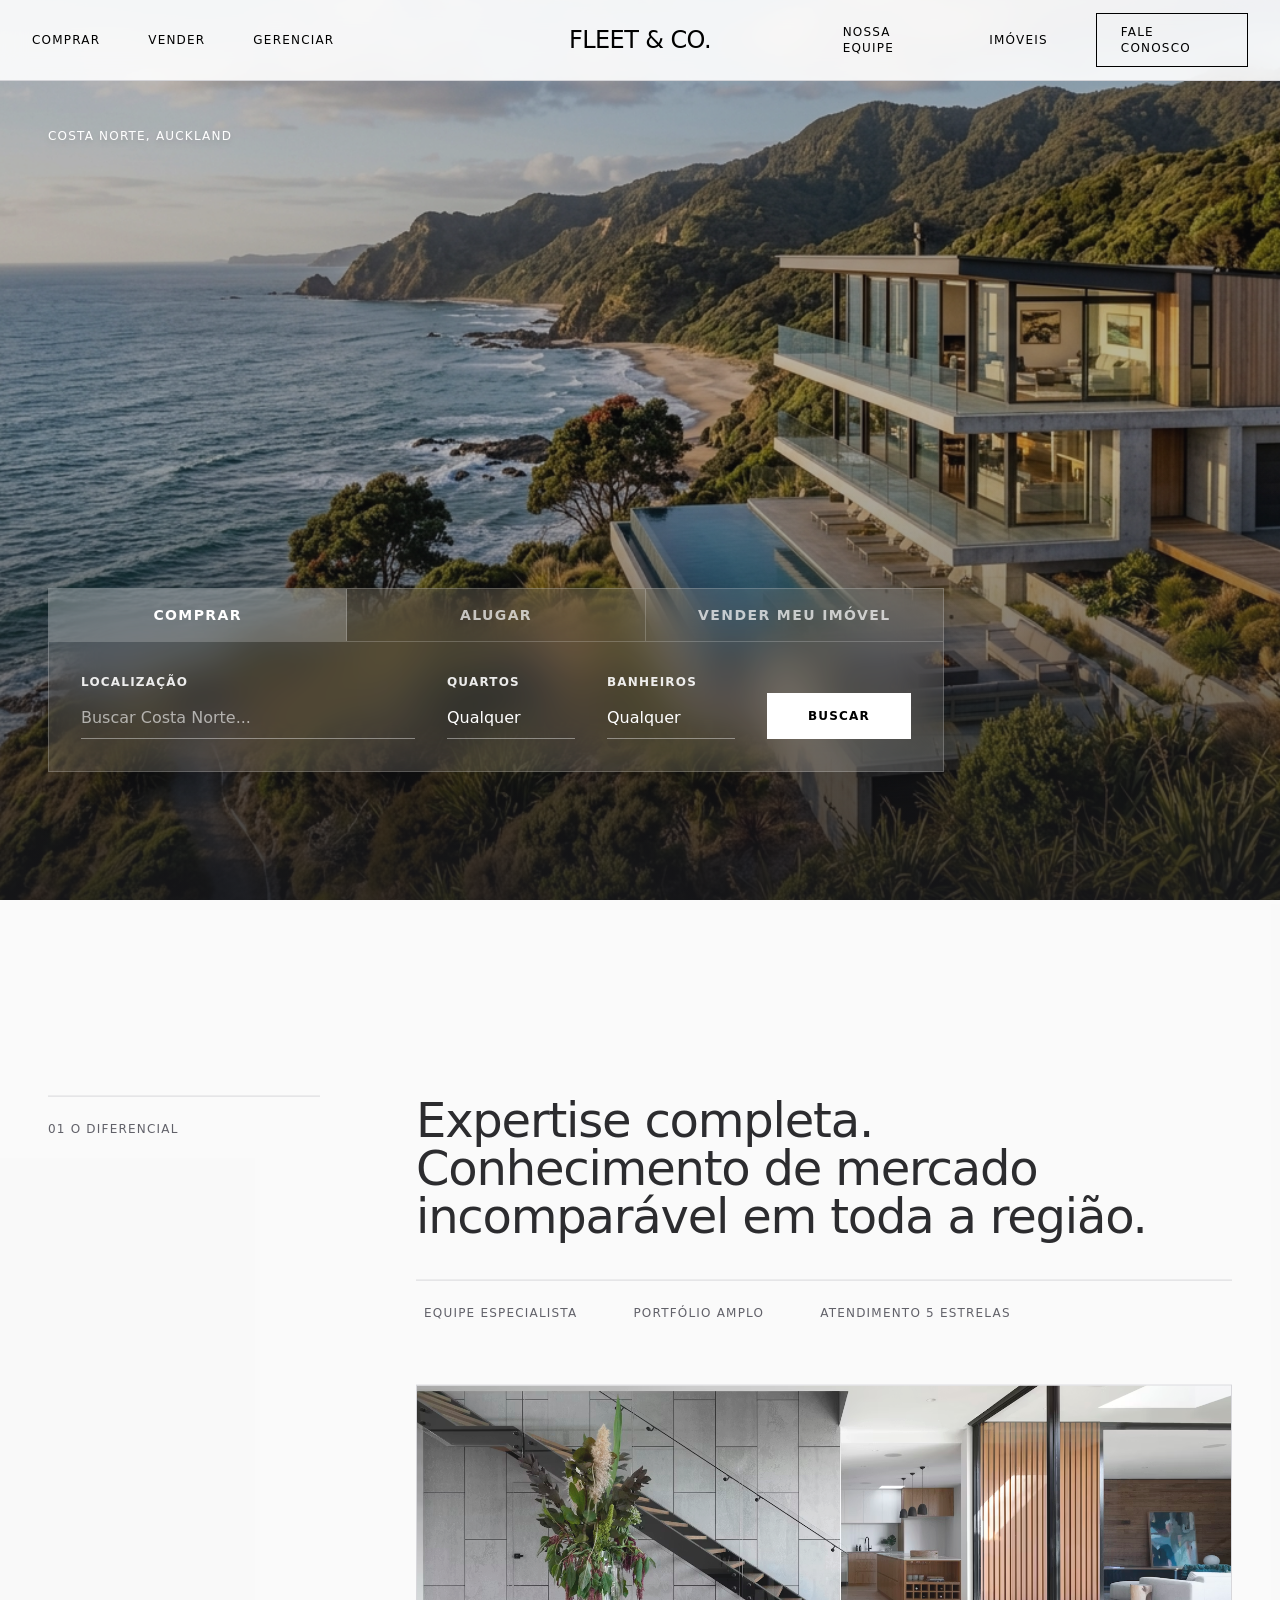
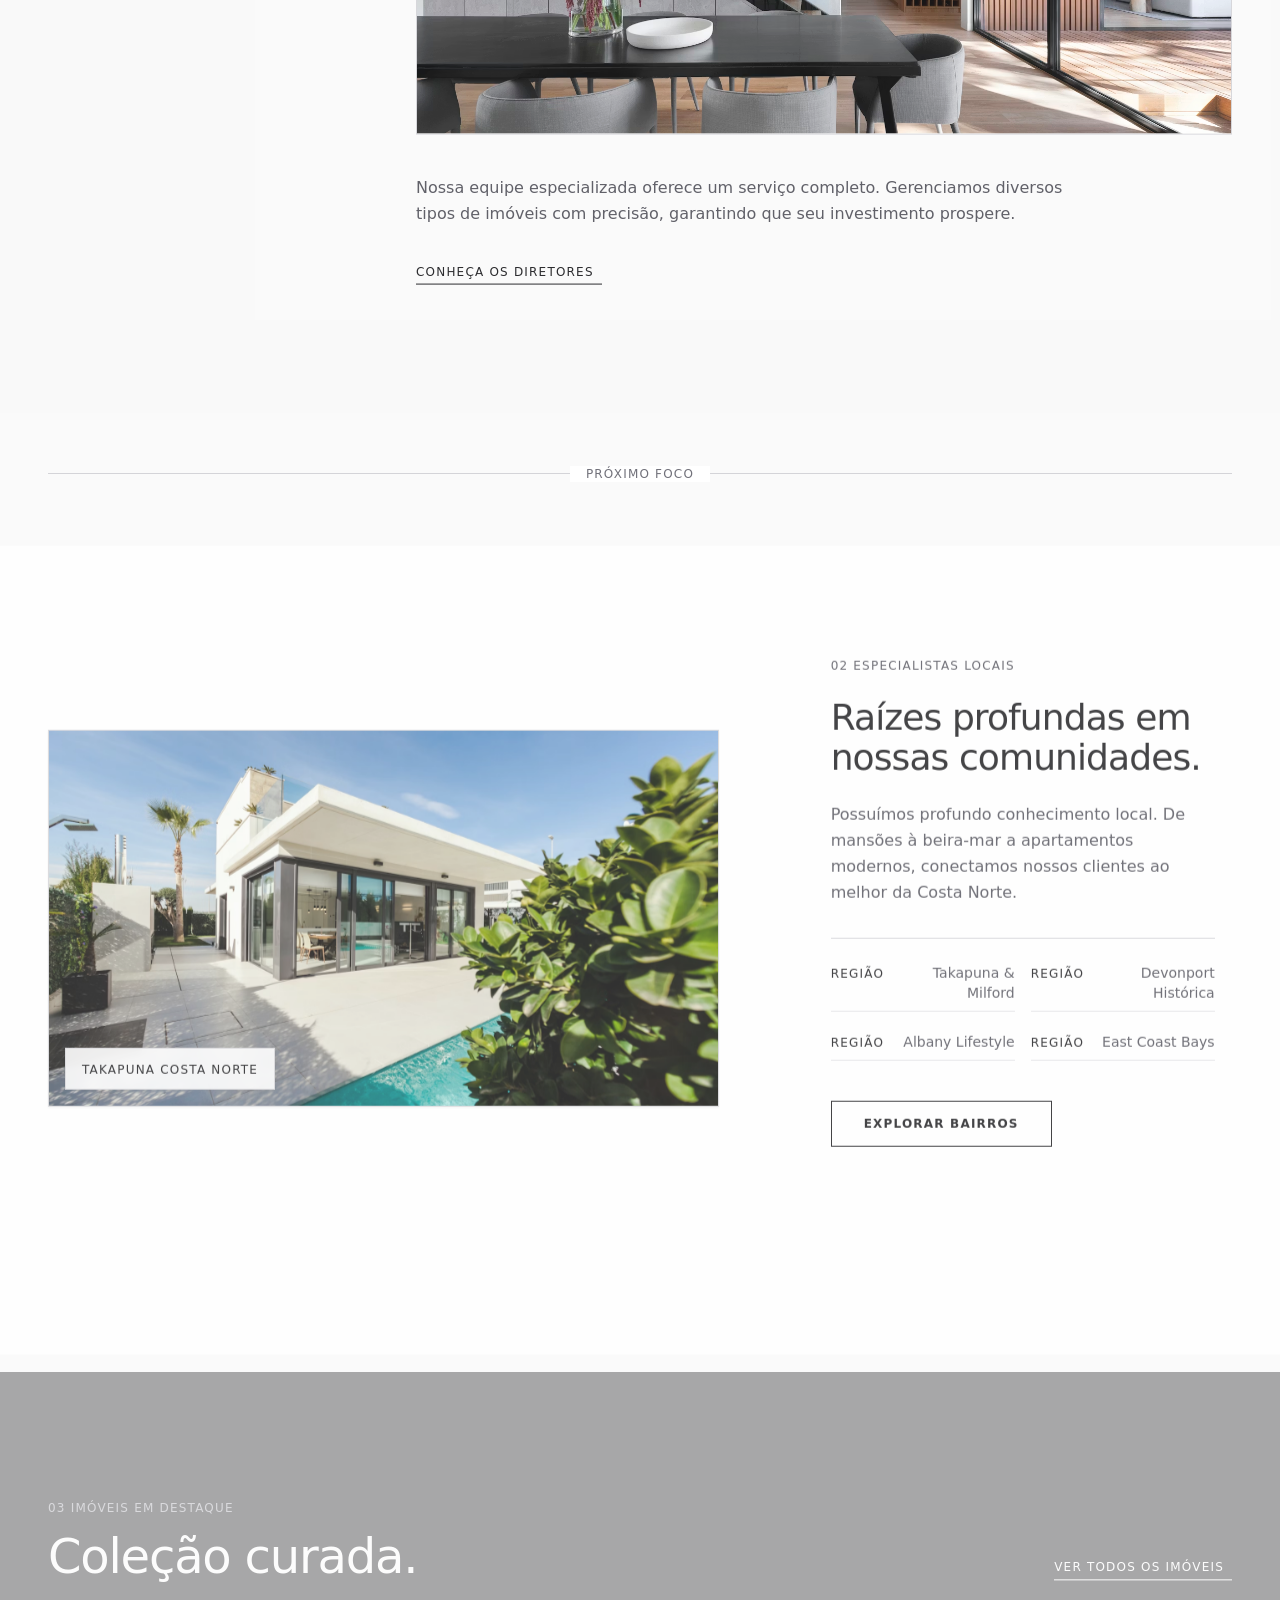
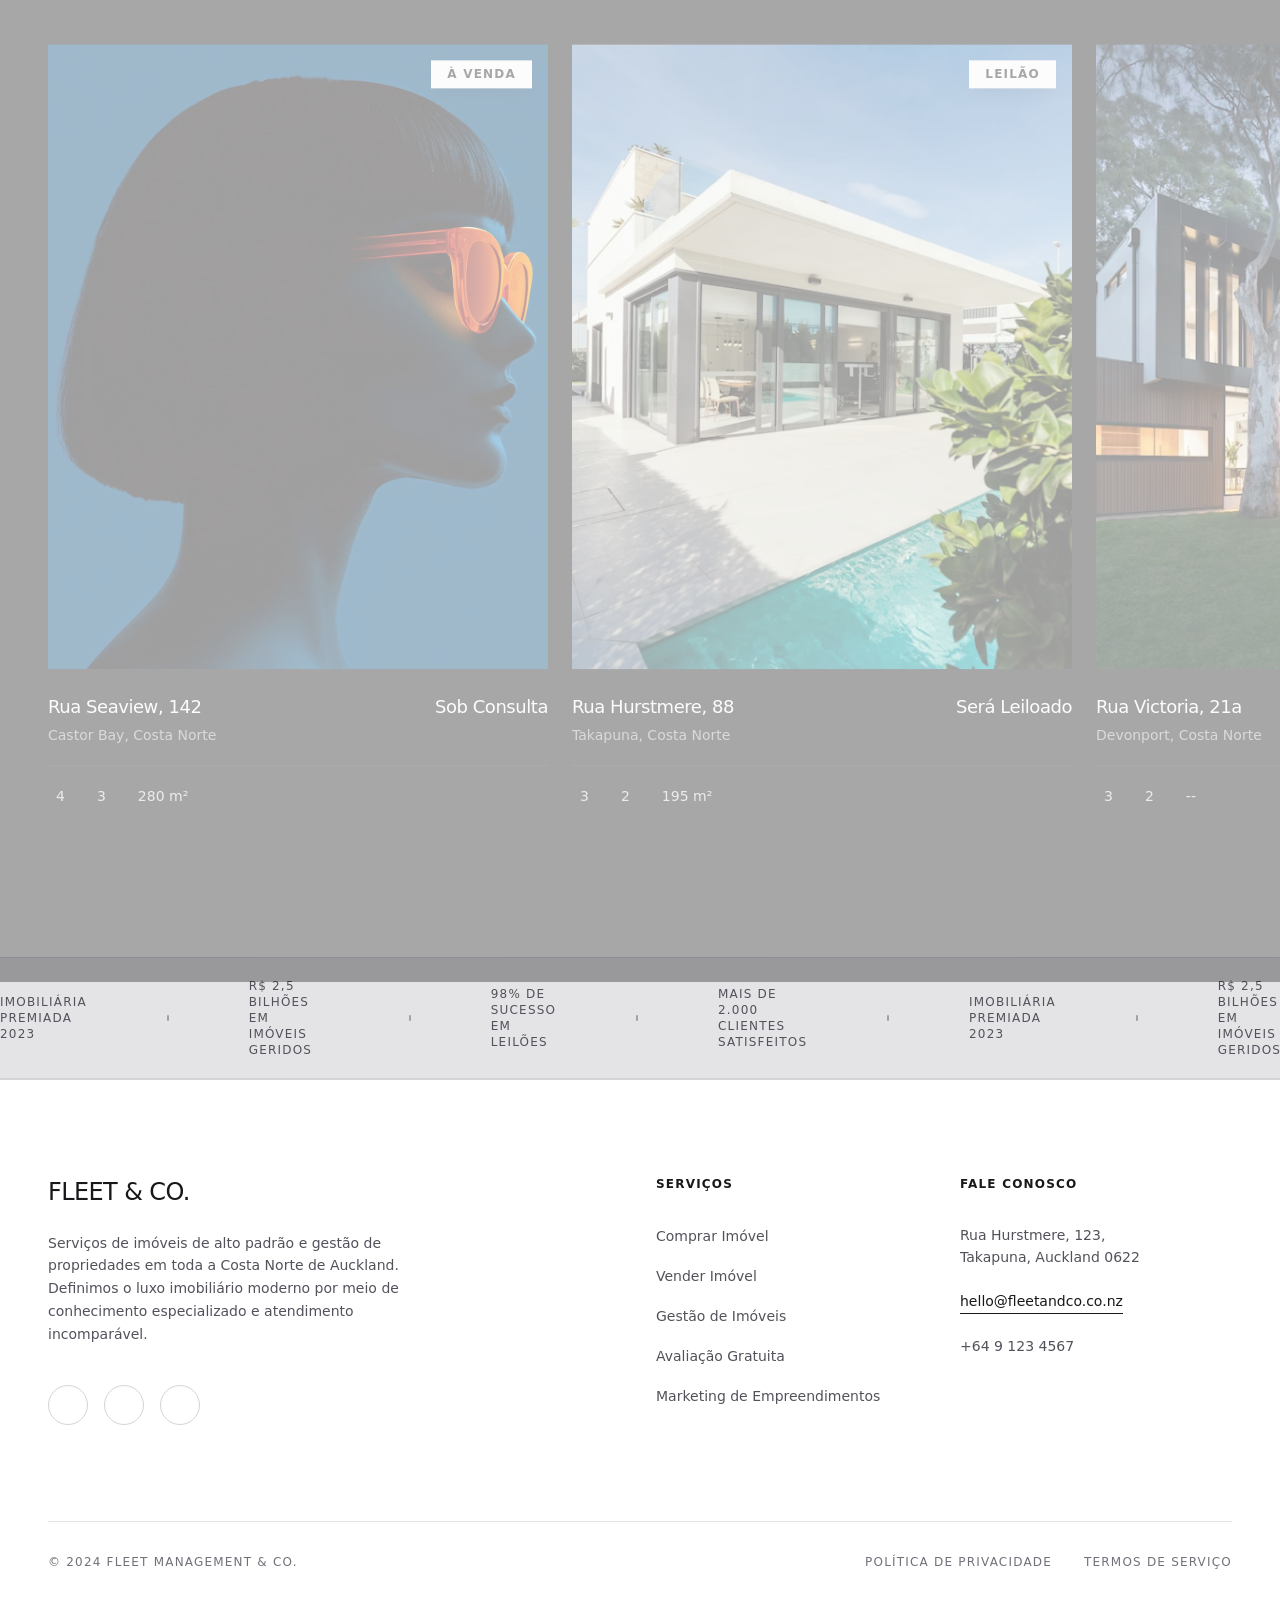
<file: assets/templates/luxury-real-estate-22.aura.build/luxury-real-estate-22.aura.build/design-system.html>
<!DOCTYPE html>
<html class="scroll-smooth" lang="pt-BR" style="scroll-behavior: smooth;">
<head>
<meta charset="utf-8"/>
<meta content="width=device-width, initial-scale=1.0" name="viewport"/>
<title>Fleet Management & Co | Imóveis de Alto Padrão</title>

<!-- fonts -->
<link href="https://fonts.googleapis.com" rel="preconnect"/>
<link href="https://fonts.gstatic.com" rel="preconnect"/>
<link href="assets/71de0c11c987f278_css2.css" rel="stylesheet"/>

<!-- css -->
<!-- marquee infinite scroll keyframes + scrollbar hiding for the horizontal listings rail -->
<link rel="stylesheet" href="assets/css/animations.css"/>

<!-- head-only js -->
<!-- Iconify Icon web component, used for every icon (solar:* and ri:* sets) — must load in head so <iconify-icon> upgrades before render -->
<script src="assets/851bed7af266f96a_iconify-icon.min.js"></script>
<!-- Tailwind CSS runtime, generates utility classes used throughout the page -->
<script src="assets/176e894661aa9cdc_3.4.17"></script>
<!-- GSAP core, drives hero entrance and section scroll-reveal animations -->
<script src="assets/efc85c7eb1418197_gsap.min.js"></script>
<!-- GSAP ScrollTrigger plugin, used to fade-in sections as they enter the viewport -->
<script src="assets/65f6c13748b0c8d8_ScrollTrigger.min.js"></script>
</head>
<body class="font-sans font-light text-zinc-900 bg-zinc-50 selection:bg-zinc-900 selection:text-white">

<!-- navigation -->
<nav class="fixed top-0 left-0 right-0 z-50 transition-all duration-500 ease-out backdrop-blur-md border-b border-zinc-300 bg-white/90" id="navbar">
<div class="w-full max-w-7xl mx-auto px-6 md:px-8 h-auto md:h-20 flex flex-col md:flex-row items-center justify-between py-4 md:py-0 gap-4 md:gap-0">
<div class="flex md:justify-start md:gap-8 lg:gap-12 md:w-1/3 order-2 md:order-1 flex-wrap w-full gap-x-6 gap-y-6 items-center justify-center">
<a class="text-xs uppercase tracking-widest font-medium text-black hover:text-zinc-500 transition-colors duration-300" href="#">Comprar</a>
<a class="text-xs uppercase tracking-widest font-medium text-black hover:text-zinc-500 transition-colors duration-300" href="#">Vender</a>
<a class="text-xs uppercase tracking-widest font-medium text-black hover:text-zinc-500 transition-colors duration-300" href="#">Gerenciar</a>
</div>
<div class="flex justify-center w-full md:w-1/3 order-1 md:order-2">
<a class="font-sans text-xl md:text-2xl font-medium tracking-tight text-black" href="#">FLEET &amp; CO.</a>
</div>
<div class="flex items-center justify-center md:justify-end gap-6 md:gap-8 lg:gap-12 w-full md:w-1/3 order-3 md:order-3">
<a class="text-xs uppercase tracking-widest font-medium text-black hover:text-zinc-500 transition-colors duration-300" href="#">Nossa Equipe</a>
<a class="text-xs uppercase tracking-widest font-medium text-black hover:text-zinc-500 transition-colors duration-300" href="#">Imóveis</a>
<a class="bg-transparent border border-black px-6 py-2.5 text-xs uppercase tracking-widest font-medium text-black hover:bg-black hover:text-white transition-all duration-300" href="#">Fale Conosco</a>
</div>
</div>
</nav>

<!-- hero -->
<header class="min-h-[750px] flex flex-col md:pb-32 md:px-12 overflow-hidden bg-zinc-900 w-full h-screen pr-6 pb-24 pl-6 relative justify-end">
<div class="absolute inset-0 z-0 overflow-hidden">
<img alt="Imóvel de Luxo" class="w-full h-full object-cover hero-bg-img" src="assets/41fc40c93c508103_c9070952-37a3-41e4-bed6-847746.png" style="transform: scale(1.05);"/>
<div class="absolute inset-0 bg-zinc-900/30"></div>
<div class="absolute inset-0 bg-gradient-to-t from-zinc-900/80 via-transparent to-transparent"></div>
</div>
<div class="absolute top-32 left-6 md:left-12 z-10 w-full max-w-[1400px] mx-auto">
<span class="block uppercase text-xs font-medium text-white tracking-widest drop-shadow-md">Costa Norte, Auckland</span>
</div>
<div class="z-10 w-full max-w-[1400px] mr-auto ml-auto relative">
<div class="max-w-4xl">
<div class="w-full max-w-5xl bg-white/10 backdrop-blur-xl border border-white/20 hero-search-bar opacity-0 shadow-2xl overflow-hidden">
<div class="flex border-b border-white/20">
<button class="flex-1 md:text-sm uppercase transition-colors text-xs font-semibold text-white tracking-widest bg-white/20 border-r border-white/20 pt-4 pb-4" id="tab-buy" onclick="switchSearchTab('buy')">Comprar</button>
<button class="flex-1 py-4 text-xs md:text-sm uppercase tracking-widest font-semibold bg-transparent text-white/70 hover:bg-white/10 border-r border-white/20 transition-colors" id="tab-rent" onclick="switchSearchTab('rent')">Alugar</button>
<button class="flex-1 md:text-sm uppercase hover:bg-white/10 transition-colors text-xs font-semibold text-white/70 tracking-widest bg-transparent pt-4 pb-4" id="tab-sell" onclick="switchSearchTab('sell')">
<span class="hidden sm:inline">Vender Meu Imóvel</span>
<span class="sm:hidden">Vender</span>
</button>
</div>
<div class="md:p-8 pt-6 pr-6 pb-6 pl-6">
<div class="flex flex-col md:flex-row gap-6 md:gap-8 items-end" id="form-buy-rent">
<div class="flex-1 w-full">
<label class="block text-xs uppercase tracking-widest text-white/90 font-semibold mb-2">Localização</label>
<input class="w-full bg-transparent border-b border-white/40 py-2 text-white placeholder:text-white/60 font-medium focus:outline-none focus:border-white transition-colors" placeholder="Buscar Costa Norte..." type="text"/>
</div>
<div class="w-full md:w-32 relative">
<label class="block text-xs uppercase tracking-widest text-white/90 font-semibold mb-2">Quartos</label>
<div class="relative">
<select class="w-full bg-transparent border-b border-white/40 py-2 text-white font-medium focus:outline-none appearance-none cursor-pointer pr-8 [&amp;>option]:text-black">
<option value="">Qualquer</option>
<option value="1">1+</option>
<option value="2">2+</option>
<option value="3">3+</option>
<option value="4">4+</option>
</select>
<iconify-icon class="absolute right-0 top-1/2 -translate-y-1/2 text-white pointer-events-none" icon="solar:alt-arrow-down-linear"></iconify-icon>
</div>
</div>
<div class="w-full md:w-32 relative">
<label class="block text-xs uppercase tracking-widest text-white/90 font-semibold mb-2">Banheiros</label>
<div class="relative">
<select class="w-full bg-transparent border-b border-white/40 py-2 text-white font-medium focus:outline-none appearance-none cursor-pointer pr-8 [&amp;>option]:text-black">
<option value="">Qualquer</option>
<option value="1">1+</option>
<option value="2">2+</option>
<option value="3">3+</option>
</select>
<iconify-icon class="absolute right-0 top-1/2 -translate-y-1/2 text-white pointer-events-none" icon="solar:alt-arrow-down-linear"></iconify-icon>
</div>
</div>
<div class="w-full md:w-auto mt-4 md:mt-0">
<button class="w-full bg-white text-black border border-white px-10 py-3.5 text-xs uppercase tracking-widest font-semibold hover:bg-white/20 hover:text-white hover:border-transparent backdrop-blur-md transition-all duration-300">Buscar</button>
</div>
</div>
<div class="hidden flex-col md:flex-row gap-6 md:gap-8 items-end" id="form-sell">
<div class="flex-1 w-full">
<label class="block text-xs uppercase tracking-widest text-white/90 font-semibold mb-2">Endereço do Imóvel</label>
<input class="w-full bg-transparent border-b border-white/40 py-2 text-white placeholder:text-white/60 font-medium focus:outline-none focus:border-white transition-colors" placeholder="Digite o endereço completo do imóvel..." type="text"/>
</div>
<div class="w-full md:w-auto mt-4 md:mt-0">
<button class="w-full bg-white text-black border border-white px-10 py-3.5 text-xs uppercase tracking-widest font-semibold hover:bg-white/20 hover:text-white hover:border-transparent backdrop-blur-md transition-all duration-300 whitespace-nowrap">Solicitar Avaliação</button>
</div>
</div>
</div>
</div>
</div>
</div>
</header>

<!-- the-fleet-advantage -->
<section class="pt-32 md:pt-48 pb-20 md:pb-32 px-6 md:px-12 max-w-[1400px] mx-auto gsap-section bg-zinc-50">
<div class="flex flex-col md:flex-row gap-12 md:gap-24 items-start">
<div class="w-full md:w-1/4 pt-2 border-t border-zinc-300">
<span class="block text-xs uppercase tracking-widest mt-4 text-zinc-600 font-medium">01 O Diferencial</span>
</div>
<div class="w-full md:w-3/4">
<h2 class="text-3xl md:text-5xl font-sans leading-tight mb-10 font-normal tracking-tight text-zinc-900 max-w-3xl">Expertise completa. Conhecimento de mercado incomparável em toda a região.</h2>
<div class="border-t border-zinc-300 py-6 mb-10 flex flex-col md:flex-row gap-4 md:gap-12 md:items-center">
<span class="text-xs uppercase tracking-widest text-zinc-600 font-medium flex items-center gap-2">
<iconify-icon class="text-zinc-400 text-lg" icon="solar:check-circle-linear"></iconify-icon> Equipe Especialista
</span>
<span class="text-xs uppercase tracking-widest text-zinc-600 font-medium flex items-center gap-2">
<iconify-icon class="text-zinc-400 text-lg" icon="solar:home-linear"></iconify-icon> Portfólio Amplo
</span>
<span class="text-xs uppercase tracking-widest text-zinc-600 font-medium flex items-center gap-2">
<iconify-icon class="text-zinc-400 text-lg" icon="solar:star-linear"></iconify-icon> Atendimento 5 Estrelas
</span>
</div>
<div class="w-full aspect-[21/9] overflow-hidden border border-zinc-300 mb-10 group bg-zinc-100">
<img alt="Equipe trabalhando" class="w-full h-full object-cover transition-transform duration-1000 group-hover:scale-[1.03]" src="assets/b50ddfead51fdd41_photo-1600607687920-4e2a09cf15.avif"/>
</div>
<div class="max-w-2xl">
<p class="text-zinc-600 font-light leading-relaxed mb-8 text-base">Nossa equipe especializada oferece um serviço completo. Gerenciamos diversos tipos de imóveis com precisão, garantindo que seu investimento prospere.</p>
<a class="inline-flex items-center gap-2 text-xs uppercase tracking-widest text-zinc-900 border-b border-zinc-900 pb-1 hover:text-zinc-500 hover:border-zinc-500 transition-colors font-medium" href="#">
Conheça os Diretores <iconify-icon class="text-sm" icon="solar:arrow-right-linear"></iconify-icon>
</a>
</div>
</div>
</div>
</section>

<!-- divider -->
<div class="w-full max-w-[1400px] mx-auto px-6 md:px-12 py-12 md:py-16">
<div class="w-full border-t border-zinc-300 relative flex justify-center">
<span class="absolute top-0 -translate-y-1/2 bg-zinc-50 px-4 text-xs uppercase tracking-widest text-zinc-500 bg-white">Próximo Foco</span>
</div>
</div>

<!-- neighbourhood-highlights -->
<section class="w-full relative pt-20 md:pt-32 pb-32 md:pb-48 px-6 md:px-12 max-w-[1400px] mx-auto gsap-section bg-white">
<div class="grid md:grid-cols-12 gap-12 items-center">
<div class="md:col-span-7">
<div class="aspect-[16/9] w-full overflow-hidden relative border border-zinc-300 group shadow-sm"><img alt="Costa Norte" class="w-full h-full object-cover transform transition duration-700 ease-out group-hover:scale-[1.02]" src="assets/18d854bcc0982cd4_photo-1512917774080-9991f1c4c7.avif"/>
<div class="absolute bottom-4 left-4 z-10 bg-white/90 backdrop-blur-sm border border-zinc-300 px-4 py-2 shadow-sm">
<span class="text-xs uppercase tracking-widest text-zinc-900 font-medium">Takapuna Costa Norte</span>
</div>
</div>
</div>
<div class="md:col-span-5 md:pl-16 md:-translate-y-4 max-w-md">
<span class="block text-xs uppercase tracking-widest mb-6 text-zinc-600 font-medium">02 Especialistas Locais</span>
<h3 class="font-sans text-3xl md:text-4xl mb-6 font-normal leading-tight tracking-tight text-zinc-900">Raízes profundas em nossas comunidades.</h3>
<p class="text-zinc-600 font-light leading-relaxed mb-8">Possuímos profundo conhecimento local. De mansões à beira-mar a apartamentos modernos, conectamos nossos clientes ao melhor da Costa Norte.</p>
<div class="border-t border-zinc-300 pt-6 mt-8 mb-10 grid grid-cols-1 md:grid-cols-2 gap-y-5 gap-x-4">
<div class="flex items-baseline gap-4 justify-between border-b border-zinc-200 pb-2">
<span class="text-xs uppercase tracking-widest text-zinc-900 font-medium shrink-0">Região</span>
<span class="text-sm text-zinc-600 font-light text-right">Takapuna &amp; Milford</span>
</div>
<div class="flex items-baseline gap-4 justify-between border-b border-zinc-200 pb-2">
<span class="text-xs uppercase tracking-widest text-zinc-900 font-medium shrink-0">Região</span>
<span class="text-sm text-zinc-600 font-light text-right">Devonport Histórica</span>
</div>
<div class="flex items-baseline gap-4 justify-between border-b border-zinc-200 pb-2">
<span class="text-xs uppercase tracking-widest text-zinc-900 font-medium shrink-0">Região</span>
<span class="text-sm text-zinc-600 font-light text-right">Albany Lifestyle</span>
</div>
<div class="flex items-baseline gap-4 justify-between border-b border-zinc-200 pb-2">
<span class="text-xs uppercase tracking-widest text-zinc-900 font-medium shrink-0">Região</span>
<span class="text-sm text-zinc-600 font-light text-right">East Coast Bays</span>
</div>
</div>
<div class="flex flex-col items-start gap-4">
<a class="text-xs uppercase tracking-widest border border-zinc-900 px-8 py-3.5 font-semibold text-zinc-900 hover:bg-zinc-900 hover:text-white transition-all duration-300" href="#">Explorar Bairros</a>
</div>
</div>
</div>
</section>

<!-- featured-listings -->
<section class="py-24 md:py-32 bg-zinc-900 text-white overflow-hidden gsap-section">
<div class="px-6 md:px-12 max-w-[1400px] mx-auto mb-16 flex flex-col md:flex-row md:items-end justify-between gap-8">
<div>
<span class="block text-xs uppercase tracking-widest mb-4 text-zinc-400 font-medium">03 Imóveis em Destaque</span>
<h2 class="text-3xl md:text-5xl font-sans font-normal tracking-tight">Coleção curada.</h2>
</div>
<a class="inline-flex items-center gap-2 text-xs uppercase tracking-widest border-b border-white pb-1 hover:text-zinc-400 hover:border-zinc-400 transition-colors font-medium" href="#">
Ver Todos os Imóveis <iconify-icon class="text-sm" icon="solar:arrow-right-linear"></iconify-icon>
</a>
</div>
<div class="flex gap-6 px-6 md:px-12 pb-12 overflow-x-auto hide-scrollbar snap-x snap-mandatory">
<div class="min-w-[85vw] md:min-w-[400px] max-w-[500px] shrink-0 snap-center group cursor-pointer">
<div class="aspect-[4/5] overflow-hidden relative mb-6 bg-zinc-800">
<img alt="Imóvel de Luxo" class="w-full h-full object-cover transition-transform duration-1000 group-hover:scale-105" src="assets/585a27183f42ba3e_917d6f93-fb36-439a-8c48-884b67.jpg"/>
<div class="absolute top-4 right-4 bg-white text-zinc-900 px-4 py-1.5 text-xs uppercase tracking-widest font-semibold z-10 shadow-lg">À Venda</div>
</div>
<div class="flex justify-between items-start gap-4">
<div>
<h4 class="text-lg font-medium mb-1 tracking-tight">Rua Seaview, 142</h4>
<p class="text-zinc-400 text-sm font-light">Castor Bay, Costa Norte</p>
</div>
<div class="text-right">
<p class="text-lg font-medium tracking-tight">Sob Consulta</p>
</div>
</div>
<div class="flex items-center gap-6 mt-5 text-sm text-zinc-300 border-t border-zinc-800 pt-5 font-light">
<span class="flex items-center gap-2"><iconify-icon class="text-lg" icon="solar:bed-linear"></iconify-icon> 4</span>
<span class="flex items-center gap-2"><iconify-icon class="text-lg" icon="solar:bath-linear"></iconify-icon> 3</span>
<span class="flex items-center gap-2"><iconify-icon class="text-lg" icon="solar:ruler-linear"></iconify-icon> 280 m²</span>
</div>
</div>
<div class="min-w-[85vw] md:min-w-[400px] max-w-[500px] shrink-0 snap-center group cursor-pointer">
<div class="aspect-[4/5] overflow-hidden relative mb-6 bg-zinc-800">
<img alt="Casa Moderna" class="w-full h-full object-cover transition-transform duration-1000 group-hover:scale-105" src="assets/4b49a03fbe819e47_photo-1512917774080-9991f1c4c7.avif"/>
<div class="absolute top-4 right-4 bg-white text-zinc-900 px-4 py-1.5 text-xs uppercase tracking-widest font-semibold z-10 shadow-lg">Leilão</div>
</div>
<div class="flex justify-between items-start gap-4">
<div>
<h4 class="text-lg font-medium mb-1 tracking-tight">Rua Hurstmere, 88</h4>
<p class="text-zinc-400 text-sm font-light">Takapuna, Costa Norte</p>
</div>
<div class="text-right">
<p class="text-lg font-medium tracking-tight">Será Leiloado</p>
</div>
</div>
<div class="flex items-center gap-6 mt-5 text-sm text-zinc-300 border-t border-zinc-800 pt-5 font-light">
<span class="flex items-center gap-2"><iconify-icon class="text-lg" icon="solar:bed-linear"></iconify-icon> 3</span>
<span class="flex items-center gap-2"><iconify-icon class="text-lg" icon="solar:bath-linear"></iconify-icon> 2</span>
<span class="flex items-center gap-2"><iconify-icon class="text-lg" icon="solar:ruler-linear"></iconify-icon> 195 m²</span>
</div>
</div>
<div class="min-w-[85vw] md:min-w-[400px] max-w-[500px] shrink-0 snap-center group cursor-pointer">
<div class="aspect-[4/5] overflow-hidden relative mb-6 bg-zinc-800">
<img alt="Interior Minimalista" class="w-full h-full object-cover transition-transform duration-1000 group-hover:scale-105" src="assets/76c850a45a1edee4_photo-1600585154340-be6161a56a.avif"/>
<div class="absolute top-4 right-4 bg-zinc-900 text-white border border-zinc-700 px-4 py-1.5 text-xs uppercase tracking-widest font-semibold z-10 shadow-lg">Para Alugar</div>
</div>
<div class="flex justify-between items-start gap-4">
<div>
<h4 class="text-lg font-medium mb-1 tracking-tight">Rua Victoria, 21a</h4>
<p class="text-zinc-400 text-sm font-light">Devonport, Costa Norte</p>
</div>
<div class="text-right">
<p class="text-lg font-medium tracking-tight">R$ 6.500 / sem</p>
</div>
</div>
<div class="flex items-center gap-6 mt-5 text-sm text-zinc-300 border-t border-zinc-800 pt-5 font-light">
<span class="flex items-center gap-2"><iconify-icon class="text-lg" icon="solar:bed-linear"></iconify-icon> 3</span>
<span class="flex items-center gap-2"><iconify-icon class="text-lg" icon="solar:bath-linear"></iconify-icon> 2</span>
<span class="flex items-center gap-2"><iconify-icon class="text-lg" icon="solar:ruler-linear"></iconify-icon> --</span>
</div>
</div>
<div class="min-w-[20px] md:min-w-[48px] shrink-0"></div>
</div>
</section>

<!-- marquee-trust -->
<div class="bg-zinc-200 py-5 overflow-hidden marquee-container flex items-center border-y border-zinc-300">
<div class="marquee-track flex gap-12 md:gap-20 items-center text-xs uppercase tracking-widest font-medium text-zinc-600">
<span>Imobiliária Premiada 2023</span>
<span class="w-1.5 h-1.5 bg-zinc-400 rounded-full"></span>
<span>R$ 2,5 Bilhões em Imóveis Geridos</span>
<span class="w-1.5 h-1.5 bg-zinc-400 rounded-full"></span>
<span>98% de Sucesso em Leilões</span>
<span class="w-1.5 h-1.5 bg-zinc-400 rounded-full"></span>
<span>Mais de 2.000 Clientes Satisfeitos</span>
<span class="w-1.5 h-1.5 bg-zinc-400 rounded-full"></span>
<span>Imobiliária Premiada 2023</span>
<span class="w-1.5 h-1.5 bg-zinc-400 rounded-full"></span>
<span>R$ 2,5 Bilhões em Imóveis Geridos</span>
<span class="w-1.5 h-1.5 bg-zinc-400 rounded-full"></span>
<span>98% de Sucesso em Leilões</span>
<span class="w-1.5 h-1.5 bg-zinc-400 rounded-full"></span>
<span>Mais de 2.000 Clientes Satisfeitos</span>
<span class="w-1.5 h-1.5 bg-zinc-400 rounded-full"></span>
</div>
</div>

<!-- footer -->
<footer class="bg-white pt-24 pb-12 px-6 md:px-12 border-t border-zinc-300">
<div class="max-w-[1400px] mx-auto grid grid-cols-1 md:grid-cols-4 gap-16 md:gap-8 mb-24">
<div class="md:col-span-2 pr-0 md:pr-12">
<a class="font-sans text-2xl font-medium tracking-tight text-zinc-900 block mb-6" href="#">FLEET &amp; CO.</a>
<p class="text-zinc-600 font-light leading-relaxed max-w-sm mb-10 text-sm">Serviços de imóveis de alto padrão e gestão de propriedades em toda a Costa Norte de Auckland. Definimos o luxo imobiliário moderno por meio de conhecimento especializado e atendimento incomparável.</p>
<div class="flex items-center gap-4">
<a class="w-10 h-10 border border-zinc-300 flex items-center justify-center rounded-full text-zinc-600 hover:bg-zinc-900 hover:text-white hover:border-zinc-900 transition-all duration-300" href="#">
<iconify-icon class="text-lg" icon="ri:instagram-line"></iconify-icon>
</a>
<a class="w-10 h-10 border border-zinc-300 flex items-center justify-center rounded-full text-zinc-600 hover:bg-zinc-900 hover:text-white hover:border-zinc-900 transition-all duration-300" href="#">
<iconify-icon class="text-lg" icon="ri:linkedin-fill"></iconify-icon>
</a>
<a class="w-10 h-10 border border-zinc-300 flex items-center justify-center rounded-full text-zinc-600 hover:bg-zinc-900 hover:text-white hover:border-zinc-900 transition-all duration-300" href="#">
<iconify-icon class="text-lg" icon="ri:facebook-fill"></iconify-icon>
</a>
</div>
</div>
<div>
<h4 class="text-xs uppercase tracking-widest font-semibold text-zinc-900 mb-8">Serviços</h4>
<ul class="space-y-4">
<li><a class="text-zinc-600 hover:text-zinc-900 text-sm font-light transition-colors" href="#">Comprar Imóvel</a></li>
<li><a class="text-zinc-600 hover:text-zinc-900 text-sm font-light transition-colors" href="#">Vender Imóvel</a></li>
<li><a class="text-zinc-600 hover:text-zinc-900 text-sm font-light transition-colors" href="#">Gestão de Imóveis</a></li>
<li><a class="text-zinc-600 hover:text-zinc-900 text-sm font-light transition-colors" href="#">Avaliação Gratuita</a></li>
<li><a class="text-zinc-600 hover:text-zinc-900 text-sm font-light transition-colors" href="#">Marketing de Empreendimentos</a></li>
</ul>
</div>
<div>
<h4 class="text-xs uppercase tracking-widest font-semibold text-zinc-900 mb-8">Fale Conosco</h4>
<ul class="space-y-5">
<li class="text-zinc-600 text-sm font-light leading-relaxed">Rua Hurstmere, 123,<br/>Takapuna, Auckland 0622</li>
<li>
<a class="text-zinc-900 hover:text-zinc-500 text-sm font-medium transition-colors border-b border-zinc-900 hover:border-zinc-500 pb-0.5 inline-block" href="mailto:hello@fleetandco.co.nz">hello@fleetandco.co.nz</a>
</li>
<li>
<a class="text-zinc-600 hover:text-zinc-900 text-sm font-light transition-colors" href="tel:+6491234567">+64 9 123 4567</a>
</li>
</ul>
</div>
</div>
<div class="max-w-[1400px] mx-auto border-t border-zinc-200 pt-8 flex flex-col md:flex-row justify-between items-center gap-6">
<p class="text-xs text-zinc-500 font-light uppercase tracking-widest">© 2024 Fleet Management &amp; Co.</p>
<div class="flex gap-8">
<a class="text-xs text-zinc-500 hover:text-zinc-900 font-light uppercase tracking-widest transition-colors" href="#">Política de Privacidade</a>
<a class="text-xs text-zinc-500 hover:text-zinc-900 font-light uppercase tracking-widest transition-colors" href="#">Termos de Serviço</a>
</div>
</div>
</footer>

<!-- js -->
<!-- search tab toggle, navbar scroll glassmorphism, GSAP hero entrance + section scroll-reveal -->
<script src="assets/js/interactions.js"></script>

</body>
</html>
</file>
<file: assets/templates/luxury-real-estate-22.aura.build/luxury-real-estate-22.aura.build/assets/71de0c11c987f278_css2.css>
/* cyrillic-ext */
@font-face {
  font-family: 'Inter';
  font-style: normal;
  font-weight: 300;
  font-display: swap;
  src: url(https://fonts.gstatic.com/s/inter/v20/UcC73FwrK3iLTeHuS_nVMrMxCp50SjIa2JL7W0Q5n-wU.woff2) format('woff2');
  unicode-range: U+0460-052F, U+1C80-1C8A, U+20B4, U+2DE0-2DFF, U+A640-A69F, U+FE2E-FE2F;
}
/* cyrillic */
@font-face {
  font-family: 'Inter';
  font-style: normal;
  font-weight: 300;
  font-display: swap;
  src: url(https://fonts.gstatic.com/s/inter/v20/UcC73FwrK3iLTeHuS_nVMrMxCp50SjIa0ZL7W0Q5n-wU.woff2) format('woff2');
  unicode-range: U+0301, U+0400-045F, U+0490-0491, U+04B0-04B1, U+2116;
}
/* greek-ext */
@font-face {
  font-family: 'Inter';
  font-style: normal;
  font-weight: 300;
  font-display: swap;
  src: url(https://fonts.gstatic.com/s/inter/v20/UcC73FwrK3iLTeHuS_nVMrMxCp50SjIa2ZL7W0Q5n-wU.woff2) format('woff2');
  unicode-range: U+1F00-1FFF;
}
/* greek */
@font-face {
  font-family: 'Inter';
  font-style: normal;
  font-weight: 300;
  font-display: swap;
  src: url(https://fonts.gstatic.com/s/inter/v20/UcC73FwrK3iLTeHuS_nVMrMxCp50SjIa1pL7W0Q5n-wU.woff2) format('woff2');
  unicode-range: U+0370-0377, U+037A-037F, U+0384-038A, U+038C, U+038E-03A1, U+03A3-03FF;
}
/* vietnamese */
@font-face {
  font-family: 'Inter';
  font-style: normal;
  font-weight: 300;
  font-display: swap;
  src: url(https://fonts.gstatic.com/s/inter/v20/UcC73FwrK3iLTeHuS_nVMrMxCp50SjIa2pL7W0Q5n-wU.woff2) format('woff2');
  unicode-range: U+0102-0103, U+0110-0111, U+0128-0129, U+0168-0169, U+01A0-01A1, U+01AF-01B0, U+0300-0301, U+0303-0304, U+0308-0309, U+0323, U+0329, U+1EA0-1EF9, U+20AB;
}
/* latin-ext */
@font-face {
  font-family: 'Inter';
  font-style: normal;
  font-weight: 300;
  font-display: swap;
  src: url(https://fonts.gstatic.com/s/inter/v20/UcC73FwrK3iLTeHuS_nVMrMxCp50SjIa25L7W0Q5n-wU.woff2) format('woff2');
  unicode-range: U+0100-02BA, U+02BD-02C5, U+02C7-02CC, U+02CE-02D7, U+02DD-02FF, U+0304, U+0308, U+0329, U+1D00-1DBF, U+1E00-1E9F, U+1EF2-1EFF, U+2020, U+20A0-20AB, U+20AD-20C0, U+2113, U+2C60-2C7F, U+A720-A7FF;
}
/* latin */
@font-face {
  font-family: 'Inter';
  font-style: normal;
  font-weight: 300;
  font-display: swap;
  src: url("c940764593d0fe5d_UcC73FwrK3iLTeHuS_nVMrMxCp50Sj.woff2") format('woff2');
  unicode-range: U+0000-00FF, U+0131, U+0152-0153, U+02BB-02BC, U+02C6, U+02DA, U+02DC, U+0304, U+0308, U+0329, U+2000-206F, U+20AC, U+2122, U+2191, U+2193, U+2212, U+2215, U+FEFF, U+FFFD;
}
/* cyrillic-ext */
@font-face {
  font-family: 'Inter';
  font-style: normal;
  font-weight: 400;
  font-display: swap;
  src: url(https://fonts.gstatic.com/s/inter/v20/UcC73FwrK3iLTeHuS_nVMrMxCp50SjIa2JL7W0Q5n-wU.woff2) format('woff2');
  unicode-range: U+0460-052F, U+1C80-1C8A, U+20B4, U+2DE0-2DFF, U+A640-A69F, U+FE2E-FE2F;
}
/* cyrillic */
@font-face {
  font-family: 'Inter';
  font-style: normal;
  font-weight: 400;
  font-display: swap;
  src: url(https://fonts.gstatic.com/s/inter/v20/UcC73FwrK3iLTeHuS_nVMrMxCp50SjIa0ZL7W0Q5n-wU.woff2) format('woff2');
  unicode-range: U+0301, U+0400-045F, U+0490-0491, U+04B0-04B1, U+2116;
}
/* greek-ext */
@font-face {
  font-family: 'Inter';
  font-style: normal;
  font-weight: 400;
  font-display: swap;
  src: url(https://fonts.gstatic.com/s/inter/v20/UcC73FwrK3iLTeHuS_nVMrMxCp50SjIa2ZL7W0Q5n-wU.woff2) format('woff2');
  unicode-range: U+1F00-1FFF;
}
/* greek */
@font-face {
  font-family: 'Inter';
  font-style: normal;
  font-weight: 400;
  font-display: swap;
  src: url(https://fonts.gstatic.com/s/inter/v20/UcC73FwrK3iLTeHuS_nVMrMxCp50SjIa1pL7W0Q5n-wU.woff2) format('woff2');
  unicode-range: U+0370-0377, U+037A-037F, U+0384-038A, U+038C, U+038E-03A1, U+03A3-03FF;
}
/* vietnamese */
@font-face {
  font-family: 'Inter';
  font-style: normal;
  font-weight: 400;
  font-display: swap;
  src: url(https://fonts.gstatic.com/s/inter/v20/UcC73FwrK3iLTeHuS_nVMrMxCp50SjIa2pL7W0Q5n-wU.woff2) format('woff2');
  unicode-range: U+0102-0103, U+0110-0111, U+0128-0129, U+0168-0169, U+01A0-01A1, U+01AF-01B0, U+0300-0301, U+0303-0304, U+0308-0309, U+0323, U+0329, U+1EA0-1EF9, U+20AB;
}
/* latin-ext */
@font-face {
  font-family: 'Inter';
  font-style: normal;
  font-weight: 400;
  font-display: swap;
  src: url(https://fonts.gstatic.com/s/inter/v20/UcC73FwrK3iLTeHuS_nVMrMxCp50SjIa25L7W0Q5n-wU.woff2) format('woff2');
  unicode-range: U+0100-02BA, U+02BD-02C5, U+02C7-02CC, U+02CE-02D7, U+02DD-02FF, U+0304, U+0308, U+0329, U+1D00-1DBF, U+1E00-1E9F, U+1EF2-1EFF, U+2020, U+20A0-20AB, U+20AD-20C0, U+2113, U+2C60-2C7F, U+A720-A7FF;
}
/* latin */
@font-face {
  font-family: 'Inter';
  font-style: normal;
  font-weight: 400;
  font-display: swap;
  src: url("c940764593d0fe5d_UcC73FwrK3iLTeHuS_nVMrMxCp50Sj.woff2") format('woff2');
  unicode-range: U+0000-00FF, U+0131, U+0152-0153, U+02BB-02BC, U+02C6, U+02DA, U+02DC, U+0304, U+0308, U+0329, U+2000-206F, U+20AC, U+2122, U+2191, U+2193, U+2212, U+2215, U+FEFF, U+FFFD;
}
/* cyrillic-ext */
@font-face {
  font-family: 'Inter';
  font-style: normal;
  font-weight: 500;
  font-display: swap;
  src: url(https://fonts.gstatic.com/s/inter/v20/UcC73FwrK3iLTeHuS_nVMrMxCp50SjIa2JL7W0Q5n-wU.woff2) format('woff2');
  unicode-range: U+0460-052F, U+1C80-1C8A, U+20B4, U+2DE0-2DFF, U+A640-A69F, U+FE2E-FE2F;
}
/* cyrillic */
@font-face {
  font-family: 'Inter';
  font-style: normal;
  font-weight: 500;
  font-display: swap;
  src: url(https://fonts.gstatic.com/s/inter/v20/UcC73FwrK3iLTeHuS_nVMrMxCp50SjIa0ZL7W0Q5n-wU.woff2) format('woff2');
  unicode-range: U+0301, U+0400-045F, U+0490-0491, U+04B0-04B1, U+2116;
}
/* greek-ext */
@font-face {
  font-family: 'Inter';
  font-style: normal;
  font-weight: 500;
  font-display: swap;
  src: url(https://fonts.gstatic.com/s/inter/v20/UcC73FwrK3iLTeHuS_nVMrMxCp50SjIa2ZL7W0Q5n-wU.woff2) format('woff2');
  unicode-range: U+1F00-1FFF;
}
/* greek */
@font-face {
  font-family: 'Inter';
  font-style: normal;
  font-weight: 500;
  font-display: swap;
  src: url(https://fonts.gstatic.com/s/inter/v20/UcC73FwrK3iLTeHuS_nVMrMxCp50SjIa1pL7W0Q5n-wU.woff2) format('woff2');
  unicode-range: U+0370-0377, U+037A-037F, U+0384-038A, U+038C, U+038E-03A1, U+03A3-03FF;
}
/* vietnamese */
@font-face {
  font-family: 'Inter';
  font-style: normal;
  font-weight: 500;
  font-display: swap;
  src: url(https://fonts.gstatic.com/s/inter/v20/UcC73FwrK3iLTeHuS_nVMrMxCp50SjIa2pL7W0Q5n-wU.woff2) format('woff2');
  unicode-range: U+0102-0103, U+0110-0111, U+0128-0129, U+0168-0169, U+01A0-01A1, U+01AF-01B0, U+0300-0301, U+0303-0304, U+0308-0309, U+0323, U+0329, U+1EA0-1EF9, U+20AB;
}
/* latin-ext */
@font-face {
  font-family: 'Inter';
  font-style: normal;
  font-weight: 500;
  font-display: swap;
  src: url(https://fonts.gstatic.com/s/inter/v20/UcC73FwrK3iLTeHuS_nVMrMxCp50SjIa25L7W0Q5n-wU.woff2) format('woff2');
  unicode-range: U+0100-02BA, U+02BD-02C5, U+02C7-02CC, U+02CE-02D7, U+02DD-02FF, U+0304, U+0308, U+0329, U+1D00-1DBF, U+1E00-1E9F, U+1EF2-1EFF, U+2020, U+20A0-20AB, U+20AD-20C0, U+2113, U+2C60-2C7F, U+A720-A7FF;
}
/* latin */
@font-face {
  font-family: 'Inter';
  font-style: normal;
  font-weight: 500;
  font-display: swap;
  src: url("c940764593d0fe5d_UcC73FwrK3iLTeHuS_nVMrMxCp50Sj.woff2") format('woff2');
  unicode-range: U+0000-00FF, U+0131, U+0152-0153, U+02BB-02BC, U+02C6, U+02DA, U+02DC, U+0304, U+0308, U+0329, U+2000-206F, U+20AC, U+2122, U+2191, U+2193, U+2212, U+2215, U+FEFF, U+FFFD;
}
/* cyrillic-ext */
@font-face {
  font-family: 'Inter';
  font-style: normal;
  font-weight: 600;
  font-display: swap;
  src: url(https://fonts.gstatic.com/s/inter/v20/UcC73FwrK3iLTeHuS_nVMrMxCp50SjIa2JL7W0Q5n-wU.woff2) format('woff2');
  unicode-range: U+0460-052F, U+1C80-1C8A, U+20B4, U+2DE0-2DFF, U+A640-A69F, U+FE2E-FE2F;
}
/* cyrillic */
@font-face {
  font-family: 'Inter';
  font-style: normal;
  font-weight: 600;
  font-display: swap;
  src: url(https://fonts.gstatic.com/s/inter/v20/UcC73FwrK3iLTeHuS_nVMrMxCp50SjIa0ZL7W0Q5n-wU.woff2) format('woff2');
  unicode-range: U+0301, U+0400-045F, U+0490-0491, U+04B0-04B1, U+2116;
}
/* greek-ext */
@font-face {
  font-family: 'Inter';
  font-style: normal;
  font-weight: 600;
  font-display: swap;
  src: url(https://fonts.gstatic.com/s/inter/v20/UcC73FwrK3iLTeHuS_nVMrMxCp50SjIa2ZL7W0Q5n-wU.woff2) format('woff2');
  unicode-range: U+1F00-1FFF;
}
/* greek */
@font-face {
  font-family: 'Inter';
  font-style: normal;
  font-weight: 600;
  font-display: swap;
  src: url(https://fonts.gstatic.com/s/inter/v20/UcC73FwrK3iLTeHuS_nVMrMxCp50SjIa1pL7W0Q5n-wU.woff2) format('woff2');
  unicode-range: U+0370-0377, U+037A-037F, U+0384-038A, U+038C, U+038E-03A1, U+03A3-03FF;
}
/* vietnamese */
@font-face {
  font-family: 'Inter';
  font-style: normal;
  font-weight: 600;
  font-display: swap;
  src: url(https://fonts.gstatic.com/s/inter/v20/UcC73FwrK3iLTeHuS_nVMrMxCp50SjIa2pL7W0Q5n-wU.woff2) format('woff2');
  unicode-range: U+0102-0103, U+0110-0111, U+0128-0129, U+0168-0169, U+01A0-01A1, U+01AF-01B0, U+0300-0301, U+0303-0304, U+0308-0309, U+0323, U+0329, U+1EA0-1EF9, U+20AB;
}
/* latin-ext */
@font-face {
  font-family: 'Inter';
  font-style: normal;
  font-weight: 600;
  font-display: swap;
  src: url(https://fonts.gstatic.com/s/inter/v20/UcC73FwrK3iLTeHuS_nVMrMxCp50SjIa25L7W0Q5n-wU.woff2) format('woff2');
  unicode-range: U+0100-02BA, U+02BD-02C5, U+02C7-02CC, U+02CE-02D7, U+02DD-02FF, U+0304, U+0308, U+0329, U+1D00-1DBF, U+1E00-1E9F, U+1EF2-1EFF, U+2020, U+20A0-20AB, U+20AD-20C0, U+2113, U+2C60-2C7F, U+A720-A7FF;
}
/* latin */
@font-face {
  font-family: 'Inter';
  font-style: normal;
  font-weight: 600;
  font-display: swap;
  src: url("c940764593d0fe5d_UcC73FwrK3iLTeHuS_nVMrMxCp50Sj.woff2") format('woff2');
  unicode-range: U+0000-00FF, U+0131, U+0152-0153, U+02BB-02BC, U+02C6, U+02DA, U+02DC, U+0304, U+0308, U+0329, U+2000-206F, U+20AC, U+2122, U+2191, U+2193, U+2212, U+2215, U+FEFF, U+FFFD;
}
</file>
<file: assets/templates/luxury-real-estate-22.aura.build/luxury-real-estate-22.aura.build/assets/css/animations.css>
@keyframes marqueeScroll {
  from { transform: translateX(0); }
  to { transform: translateX(-50%); }
}
.marquee-track {
  display: flex;
  width: max-content;
  animation: marqueeScroll 45s linear infinite;
}
.marquee-container:hover .marquee-track {
  animation-play-state: paused;
}
.hide-scrollbar::-webkit-scrollbar {
  display: none;
}
.hide-scrollbar {
  -ms-overflow-style: none;
  scrollbar-width: none;
}
</file>
